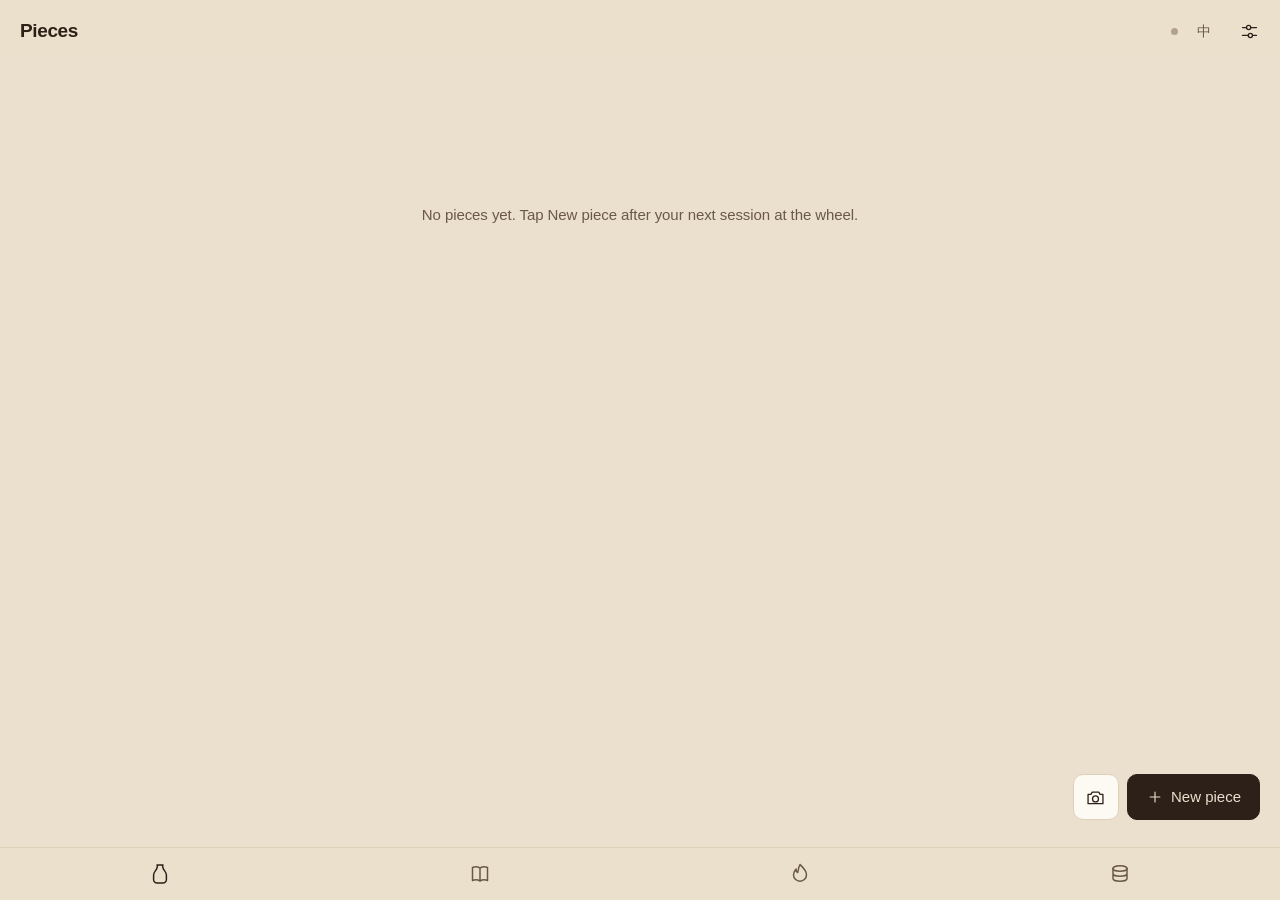
<file: index.html>
<!doctype html>
<html lang="en">
<head>
<meta charset="utf-8">
<meta name="viewport" content="width=device-width, initial-scale=1, maximum-scale=1, user-scalable=no, viewport-fit=cover">
<meta name="theme-color" content="#f5efe3" media="(prefers-color-scheme: light)">
<meta name="theme-color" content="#171614" media="(prefers-color-scheme: dark)">
<meta name="apple-mobile-web-app-capable" content="yes">
<meta name="apple-mobile-web-app-status-bar-style" content="default">
<meta name="apple-mobile-web-app-title" content="Clay Journal">
<title>Clay Journal</title>
<link rel="manifest" href="manifest.webmanifest">
<link rel="icon" href="icons/icon-192.png?v=1">
<link rel="apple-touch-icon" href="icons/icon-180.png?v=1">
<link rel="stylesheet" href="styles.css?v=43">
</head>
<body>
<header class="top">
  <button id="back" class="icon-btn" aria-label="Back" hidden><svg viewBox="0 0 24 24"><path d="M15 5l-7 7 7 7"/></svg></button>
  <h1 id="title">Clay Journal</h1>
  <span id="sync" class="sync local"></span>
  <button id="lang" class="lang">中</button>
  <button id="gear" class="icon-btn" aria-label="Settings"></button>
</header>
<main id="main"></main>
<nav id="tabs" class="tabs"></nav>
<div id="sheet" class="sheet" hidden></div>
<div id="toast" class="toast" hidden></div>
<script src="i18n.js?v=43"></script>
<script src="supabase-config.js?v=43"></script>
<script src="cloud.js?v=43"></script>
<script src="store.js?v=43"></script>
<script src="app.js?v=43"></script>
</body>
</html>
</file>
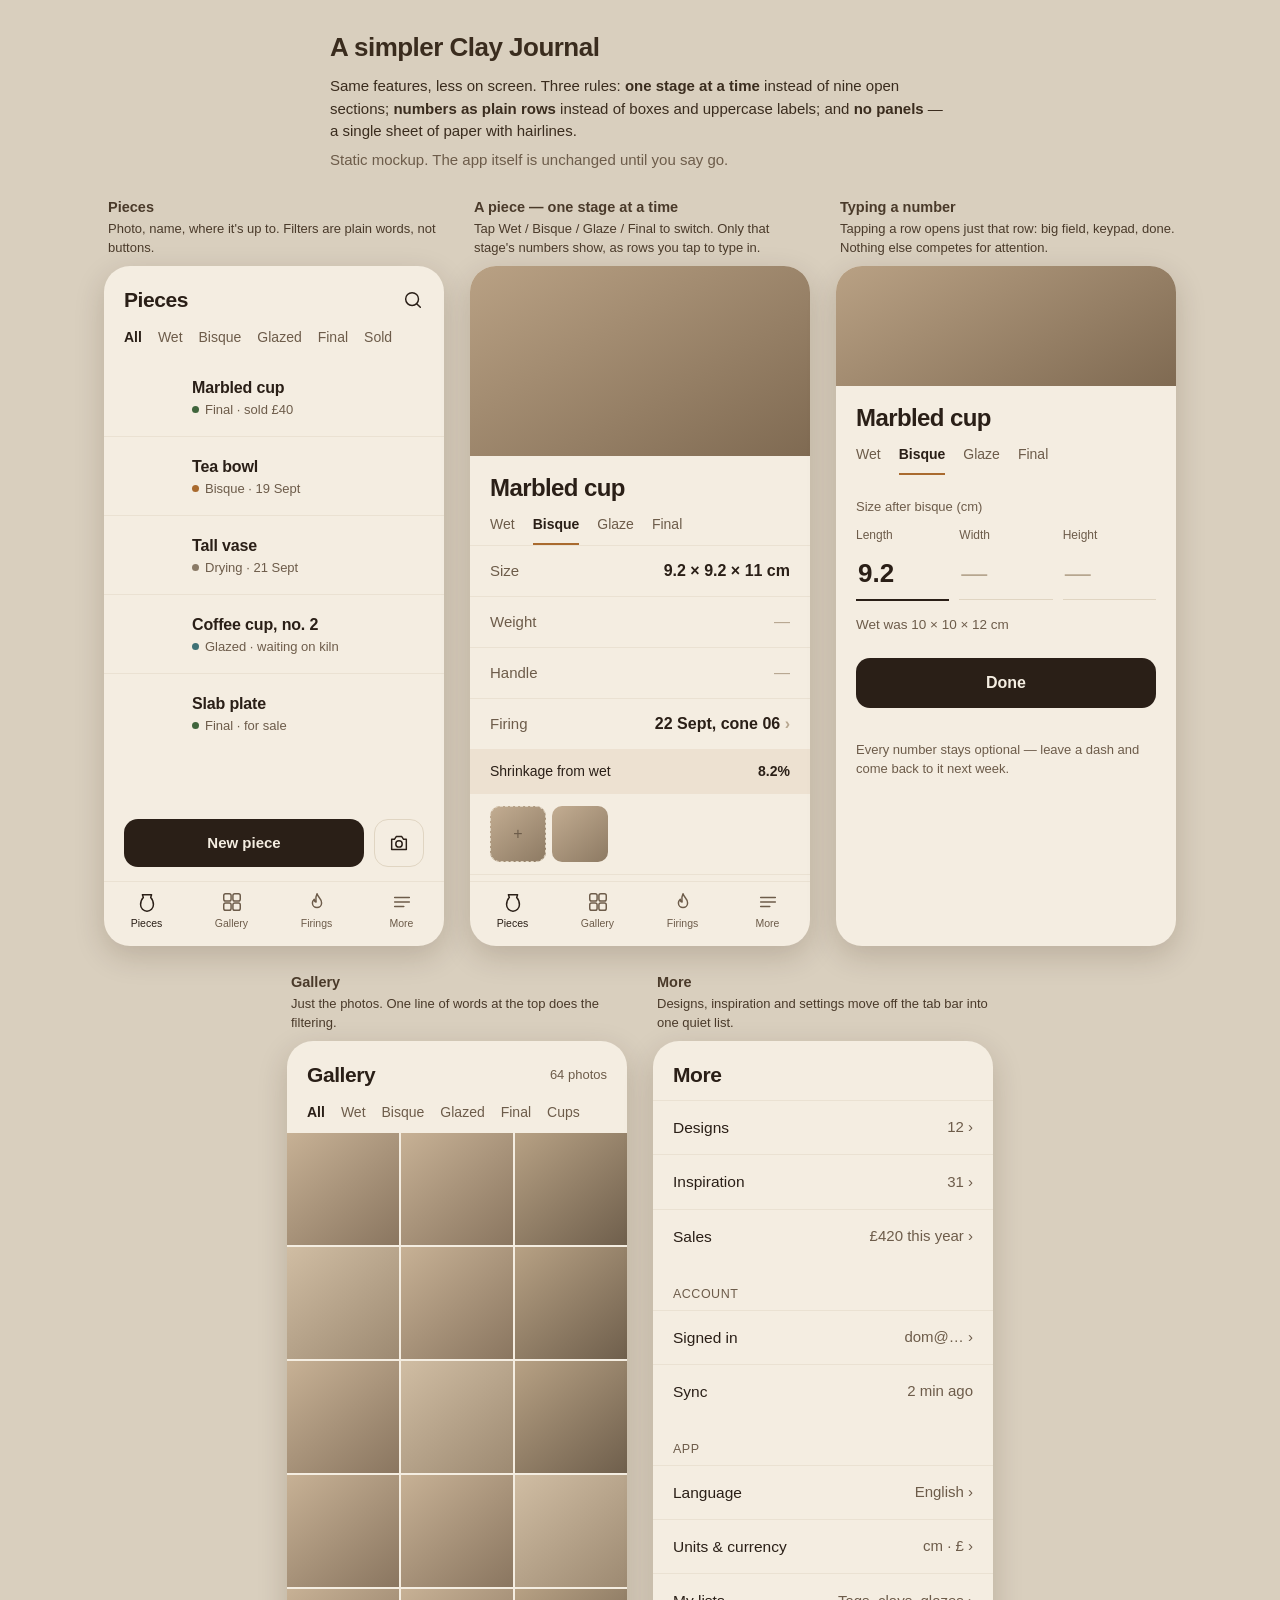
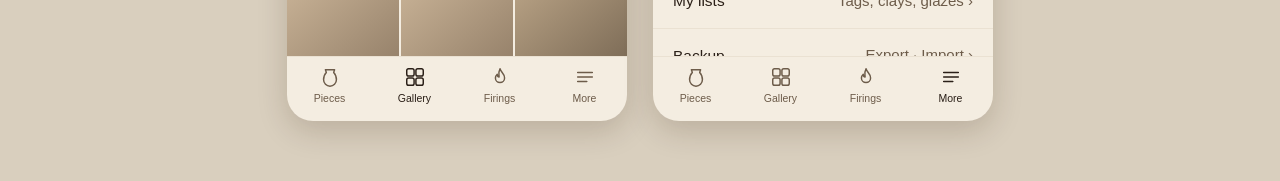
<file: mockup.html>
<!doctype html>
<html lang="en">
<head>
<meta charset="utf-8">
<meta name="viewport" content="width=device-width, initial-scale=1, viewport-fit=cover">
<title>Clay Journal — simpler design</title>
<style>
/* A mockup, not the app: static screens showing a simpler way to lay Clay Journal out.
   One idea runs through it — show one thing at a time, and let the numbers be the page. */
:root {
  --bg: #f4ede1; --ink: #2a1f17; --muted: #6d5c4a; --line: #e0d5c2; --hair: #eae1d2;
  --accent: #8a5228; --wet: #8a7a66; --bisque: #a96a2e; --glazed: #3f7175; --final: #40653c;
  --sans: -apple-system, BlinkMacSystemFont, "Segoe UI", "Helvetica Neue", "PingFang SC", sans-serif;
}
@media (prefers-color-scheme: dark) {
  :root:not([data-theme="light"]) { --bg: #16130f; --ink: #f2ece2; --muted: #b0a493; --line: #332d26; --hair: #262119; --accent: #dd9064; }
}
* { box-sizing: border-box; }
body { margin: 0; background: #d9cfbe; color: var(--ink); font: 16px/1.5 var(--sans); }
@media (prefers-color-scheme: dark) { body { background: #0c0a08; } }
.page { max-width: 1180px; margin: 0 auto; padding: 28px 16px 60px; }
.intro { max-width: 620px; margin: 0 auto 26px; color: #3a2c1e; }
@media (prefers-color-scheme: dark) { .intro { color: #e8e0d4; } }
.intro h1 { font-size: 26px; letter-spacing: -0.02em; margin: 0 0 8px; }
.intro p { margin: 6px 0; font-size: 15px; }
.screens { display: flex; flex-wrap: wrap; gap: 26px; justify-content: center; }
.frame { width: 340px; }
.cap { font-size: 13px; color: #4a3a2a; margin: 0 0 8px 4px; }
@media (prefers-color-scheme: dark) { .cap { color: #cdc2b2; } }
.cap b { display: block; font-size: 14.5px; color: inherit; }
.phone { background: var(--bg); border-radius: 26px; overflow: hidden; height: 680px; display: flex; flex-direction: column; box-shadow: 0 10px 30px rgba(50, 30, 10, .18); }
.scroll { flex: 1; overflow: hidden; }

/* ---- shared bits */
.top { display: flex; align-items: center; gap: 10px; padding: 18px 20px 10px; }
.top h2 { margin: 0; font-size: 21px; letter-spacing: -0.02em; font-weight: 600; flex: 1; }
.top .sub { font-size: 13px; color: var(--muted); }
.icon { width: 22px; height: 22px; fill: none; stroke: currentColor; stroke-width: 1.6; stroke-linecap: round; stroke-linejoin: round; }
.dim { color: var(--muted); }
.tabsline { display: flex; gap: 16px; padding: 2px 20px 10px; font-size: 14px; color: var(--muted); overflow: hidden; }
.tabsline b { color: var(--ink); font-weight: 600; }
.bar { margin-top: auto; display: flex; border-top: 1px solid var(--hair); padding: 9px 0 14px; }
.bar div { flex: 1; text-align: center; font-size: 10.5px; color: var(--muted); }
.bar div.on { color: var(--ink); }
.bar .icon { display: block; margin: 0 auto 3px; }

/* ---- list of pieces */
.row { display: flex; align-items: center; gap: 14px; padding: 12px 20px; }
.row + .row { border-top: 1px solid var(--hair); }
.ph { width: 54px; height: 54px; border-radius: 27px; flex: none; background: linear-gradient(140deg, #c9b49a, #9d8straight); }
.ph.a { background: linear-gradient(140deg, #cbb69b, #8e7characters); }
.t { flex: 1; min-width: 0; }
.t .n { font-weight: 550; letter-spacing: -0.01em; }
.t .s { font-size: 13px; color: var(--muted); display: flex; align-items: center; gap: 6px; }
.dot { width: 7px; height: 7px; border-radius: 50%; flex: none; }
.add { position: absolute; }
.fab { margin: 14px 20px; display: flex; gap: 10px; }
.fab .b { flex: 1; text-align: center; padding: 13px; border-radius: 14px; background: var(--ink); color: var(--bg); font-weight: 550; font-size: 15px; }
.fab .c { width: 50px; display: grid; place-items: center; border-radius: 14px; border: 1px solid var(--line); }

/* ---- a piece */
.hero { height: 190px; background: linear-gradient(150deg, #b9a184, #7f6a52); }
.pname { font-size: 24px; font-weight: 600; letter-spacing: -0.025em; padding: 14px 20px 2px; }
.stageline { display: flex; gap: 18px; padding: 6px 20px 0; font-size: 14px; color: var(--muted); }
.stageline span { padding-bottom: 8px; border-bottom: 2px solid transparent; }
.stageline span.on { color: var(--ink); font-weight: 600; border-color: var(--bisque); }
.entry { display: flex; align-items: baseline; gap: 12px; padding: 13px 20px; border-top: 1px solid var(--hair); }
.entry .k { color: var(--muted); font-size: 15px; flex: 1; }
.entry .v { font-size: 16px; font-weight: 550; }
.entry .v.empty { color: #b6a68f; font-weight: 400; }
.entry .chev { color: #b6a68f; }
.calc { display: flex; justify-content: space-between; padding: 12px 20px; background: rgba(169, 106, 46, .09); font-size: 14px; }
.calc b { font-weight: 600; }
.more { padding: 14px 20px; font-size: 15px; color: var(--accent); }
.strip { display: flex; gap: 6px; padding: 12px 20px; }
.strip i { width: 56px; height: 56px; border-radius: 10px; background: linear-gradient(140deg, #c3ad92, #8d7a63); display: block; }
.strip i.add { background: none; border: 1px dashed var(--line); display: grid; place-items: center; color: var(--muted); font-style: normal; }

/* ---- gallery */
.grid { display: grid; grid-template-columns: repeat(3, 1fr); gap: 2px; }
.grid i { aspect-ratio: 1; display: block; background: linear-gradient(140deg, #c7b195, #8a7660); }
.grid i:nth-child(3n) { background: linear-gradient(140deg, #b7a184, #6f5f4c); }
.grid i:nth-child(4n) { background: linear-gradient(140deg, #d0bda3, #9d8a72); }

/* ---- settings rows */
.srow { display: flex; align-items: center; gap: 12px; padding: 15px 20px; border-top: 1px solid var(--hair); font-size: 15.5px; }
.srow .v { margin-left: auto; color: var(--muted); font-size: 15px; }
.group { margin-top: 22px; }
.group .h { font-size: 12.5px; letter-spacing: .04em; text-transform: uppercase; color: var(--muted); padding: 0 20px 6px; }
.note { padding: 14px 20px; font-size: 13px; color: var(--muted); }
</style>
</head>
<body>
<div class="page">
  <div class="intro">
    <h1>A simpler Clay Journal</h1>
    <p>Same features, less on screen. Three rules: <b>one stage at a time</b> instead of nine open sections; <b>numbers as plain rows</b> instead of boxes and uppercase labels; and <b>no panels</b> — a single sheet of paper with hairlines.</p>
    <p class="dim">Static mockup. The app itself is unchanged until you say go.</p>
  </div>

  <div class="screens">

    <!-- 1. Pieces -->
    <div class="frame">
      <p class="cap"><b>Pieces</b>Photo, name, where it's up to. Filters are plain words, not buttons.</p>
      <div class="phone">
        <div class="scroll">
          <div class="top"><h2>Pieces</h2><svg class="icon" viewBox="0 0 24 24"><circle cx="11" cy="11" r="7"/><path d="M20 20l-4-4"/></svg></div>
          <div class="tabsline"><b>All</b><span>Wet</span><span>Bisque</span><span>Glazed</span><span>Final</span><span>Sold</span></div>
          <div class="row"><i class="ph"></i><div class="t"><div class="n">Marbled cup</div><div class="s"><i class="dot" style="background:var(--final)"></i>Final · sold £40</div></div></div>
          <div class="row"><i class="ph a"></i><div class="t"><div class="n">Tea bowl</div><div class="s"><i class="dot" style="background:var(--bisque)"></i>Bisque · 19 Sept</div></div></div>
          <div class="row"><i class="ph"></i><div class="t"><div class="n">Tall vase</div><div class="s"><i class="dot" style="background:var(--wet)"></i>Drying · 21 Sept</div></div></div>
          <div class="row"><i class="ph a"></i><div class="t"><div class="n">Coffee cup, no. 2</div><div class="s"><i class="dot" style="background:var(--glazed)"></i>Glazed · waiting on kiln</div></div></div>
          <div class="row"><i class="ph"></i><div class="t"><div class="n">Slab plate</div><div class="s"><i class="dot" style="background:var(--final)"></i>Final · for sale</div></div></div>
        </div>
        <div class="fab"><div class="b">New piece</div><div class="c"><svg class="icon" viewBox="0 0 24 24"><path d="M4 8h3l2-3h6l2 3h3v11H4z"/><circle cx="12" cy="13" r="3.5"/></svg></div></div>
        <div class="bar">
          <div class="on"><svg class="icon" viewBox="0 0 24 24"><path d="M7 4h10l-1 3c2 2 3 5 3 8a7 7 0 0 1-14 0c0-3 1-6 3-8z"/></svg>Pieces</div>
          <div><svg class="icon" viewBox="0 0 24 24"><rect x="3" y="3" width="8" height="8" rx="2"/><rect x="13" y="3" width="8" height="8" rx="2"/><rect x="3" y="13" width="8" height="8" rx="2"/><rect x="13" y="13" width="8" height="8" rx="2"/></svg>Gallery</div>
          <div><svg class="icon" viewBox="0 0 24 24"><path d="M12 3c1 4 5 5 5 10a5 5 0 0 1-10 0c0-2 1-3 2-4 0 2 1 3 2 3 0-3-1-5 1-9z"/></svg>Firings</div>
          <div><svg class="icon" viewBox="0 0 24 24"><path d="M4 7h16M4 12h16M4 17h10"/></svg>More</div>
        </div>
      </div>
    </div>

    <!-- 2. A piece -->
    <div class="frame">
      <p class="cap"><b>A piece — one stage at a time</b>Tap Wet / Bisque / Glaze / Final to switch. Only that stage's numbers show, as rows you tap to type in.</p>
      <div class="phone">
        <div class="scroll">
          <div class="hero"></div>
          <div class="pname">Marbled cup</div>
          <div class="stageline"><span>Wet</span><span class="on">Bisque</span><span>Glaze</span><span>Final</span></div>
          <div class="entry"><span class="k">Size</span><span class="v">9.2 × 9.2 × 11 cm</span></div>
          <div class="entry"><span class="k">Weight</span><span class="v empty">—</span></div>
          <div class="entry"><span class="k">Handle</span><span class="v empty">—</span></div>
          <div class="entry"><span class="k">Firing</span><span class="v">22 Sept, cone 06 <span class="chev">›</span></span></div>
          <div class="calc"><span>Shrinkage from wet</span><b>8.2%</b></div>
          <div class="strip"><i></i><i></i><i class="add">+</i></div>
          <div class="entry"><span class="k">Notes</span><span class="v empty">Add <span class="chev">›</span></span></div>
          <div class="more">Clay, tags, design, sales ›</div>
        </div>
        <div class="bar">
          <div class="on"><svg class="icon" viewBox="0 0 24 24"><path d="M7 4h10l-1 3c2 2 3 5 3 8a7 7 0 0 1-14 0c0-3 1-6 3-8z"/></svg>Pieces</div>
          <div><svg class="icon" viewBox="0 0 24 24"><rect x="3" y="3" width="8" height="8" rx="2"/><rect x="13" y="3" width="8" height="8" rx="2"/><rect x="3" y="13" width="8" height="8" rx="2"/><rect x="13" y="13" width="8" height="8" rx="2"/></svg>Gallery</div>
          <div><svg class="icon" viewBox="0 0 24 24"><path d="M12 3c1 4 5 5 5 10a5 5 0 0 1-10 0c0-2 1-3 2-4 0 2 1 3 2 3 0-3-1-5 1-9z"/></svg>Firings</div>
          <div><svg class="icon" viewBox="0 0 24 24"><path d="M4 7h16M4 12h16M4 17h10"/></svg>More</div>
        </div>
      </div>
    </div>

    <!-- 3. Editing one number -->
    <div class="frame">
      <p class="cap"><b>Typing a number</b>Tapping a row opens just that row: big field, keypad, done. Nothing else competes for attention.</p>
      <div class="phone">
        <div class="scroll">
          <div class="hero" style="height:120px"></div>
          <div class="pname">Marbled cup</div>
          <div class="stageline"><span>Wet</span><span class="on">Bisque</span><span>Glaze</span><span>Final</span></div>
          <div style="padding:22px 20px 4px">
            <div style="font-size:13px;color:var(--muted)">Size after bisque (cm)</div>
            <div style="display:flex;gap:10px;margin-top:10px">
              <div style="flex:1"><div style="font-size:12px;color:var(--muted);margin-bottom:4px">Length</div><div style="border-bottom:2px solid var(--ink);padding:6px 2px;font-size:26px;font-weight:600">9.2</div></div>
              <div style="flex:1"><div style="font-size:12px;color:var(--muted);margin-bottom:4px">Width</div><div style="border-bottom:1px solid var(--line);padding:6px 2px;font-size:26px;color:#b6a68f">—</div></div>
              <div style="flex:1"><div style="font-size:12px;color:var(--muted);margin-bottom:4px">Height</div><div style="border-bottom:1px solid var(--line);padding:6px 2px;font-size:26px;color:#b6a68f">—</div></div>
            </div>
            <div style="margin-top:14px;font-size:13.5px;color:var(--muted)">Wet was 10 × 10 × 12 cm</div>
          </div>
          <div style="margin:18px 20px;padding:13px;text-align:center;border-radius:14px;background:var(--ink);color:var(--bg);font-weight:550">Done</div>
          <div class="note">Every number stays optional — leave a dash and come back to it next week.</div>
        </div>
      </div>
    </div>

    <!-- 4. Gallery -->
    <div class="frame">
      <p class="cap"><b>Gallery</b>Just the photos. One line of words at the top does the filtering.</p>
      <div class="phone">
        <div class="scroll">
          <div class="top"><h2>Gallery</h2><span class="sub">64 photos</span></div>
          <div class="tabsline"><b>All</b><span>Wet</span><span>Bisque</span><span>Glazed</span><span>Final</span><span>Cups</span></div>
          <div class="grid"><i></i><i></i><i></i><i></i><i></i><i></i><i></i><i></i><i></i><i></i><i></i><i></i><i></i><i></i><i></i></div>
        </div>
        <div class="bar">
          <div><svg class="icon" viewBox="0 0 24 24"><path d="M7 4h10l-1 3c2 2 3 5 3 8a7 7 0 0 1-14 0c0-3 1-6 3-8z"/></svg>Pieces</div>
          <div class="on"><svg class="icon" viewBox="0 0 24 24"><rect x="3" y="3" width="8" height="8" rx="2"/><rect x="13" y="3" width="8" height="8" rx="2"/><rect x="3" y="13" width="8" height="8" rx="2"/><rect x="13" y="13" width="8" height="8" rx="2"/></svg>Gallery</div>
          <div><svg class="icon" viewBox="0 0 24 24"><path d="M12 3c1 4 5 5 5 10a5 5 0 0 1-10 0c0-2 1-3 2-4 0 2 1 3 2 3 0-3-1-5 1-9z"/></svg>Firings</div>
          <div><svg class="icon" viewBox="0 0 24 24"><path d="M4 7h16M4 12h16M4 17h10"/></svg>More</div>
        </div>
      </div>
    </div>

    <!-- 5. More -->
    <div class="frame">
      <p class="cap"><b>More</b>Designs, inspiration and settings move off the tab bar into one quiet list.</p>
      <div class="phone">
        <div class="scroll">
          <div class="top"><h2>More</h2></div>
          <div class="srow">Designs<span class="v">12 ›</span></div>
          <div class="srow">Inspiration<span class="v">31 ›</span></div>
          <div class="srow">Sales<span class="v">£420 this year ›</span></div>
          <div class="group"><div class="h">Account</div>
            <div class="srow">Signed in<span class="v">dom@… ›</span></div>
            <div class="srow">Sync<span class="v">2 min ago</span></div>
          </div>
          <div class="group"><div class="h">App</div>
            <div class="srow">Language<span class="v">English ›</span></div>
            <div class="srow">Units &amp; currency<span class="v">cm · £ ›</span></div>
            <div class="srow">My lists<span class="v">Tags, clays, glazes ›</span></div>
            <div class="srow">Backup<span class="v">Export · Import ›</span></div>
            <div class="srow">Version<span class="v">v8 · Update</span></div>
          </div>
        </div>
        <div class="bar">
          <div><svg class="icon" viewBox="0 0 24 24"><path d="M7 4h10l-1 3c2 2 3 5 3 8a7 7 0 0 1-14 0c0-3 1-6 3-8z"/></svg>Pieces</div>
          <div><svg class="icon" viewBox="0 0 24 24"><rect x="3" y="3" width="8" height="8" rx="2"/><rect x="13" y="3" width="8" height="8" rx="2"/><rect x="3" y="13" width="8" height="8" rx="2"/><rect x="13" y="13" width="8" height="8" rx="2"/></svg>Gallery</div>
          <div><svg class="icon" viewBox="0 0 24 24"><path d="M12 3c1 4 5 5 5 10a5 5 0 0 1-10 0c0-2 1-3 2-4 0 2 1 3 2 3 0-3-1-5 1-9z"/></svg>Firings</div>
          <div class="on"><svg class="icon" viewBox="0 0 24 24"><path d="M4 7h16M4 12h16M4 17h10"/></svg>More</div>
        </div>
      </div>
    </div>

  </div>
</div>
</body>
</html>
</file>
<file: styles.css>
/* Clay Journal, minimal: one quiet paper background, hairline rules, no shadows, no fills
 * except where something is chosen. Stage colours survive only as small dots and thin bars. */
:root {
  --bg: #ebe0cd; --card: #fdfaf4; --ink: #2c2018; --muted: #6a5947; --faint: #8b7862; --line: #ddd0b9; --soft: #f1e8d8;
  --accent: #8a5228; --accent-ink: #fff; --danger: #97321f;
  --wet: #8a7a66; --bisque: #a96a2e; --glazed: #3f7175; --final: #40653c;
  --ok: #40653c; --warn: #8f6512; --bad: #97321f;
  --radius: 10px;
  --sans: -apple-system, BlinkMacSystemFont, "Segoe UI", "Helvetica Neue", "PingFang SC", "Hiragino Sans GB", "Microsoft YaHei", sans-serif;
  color-scheme: light;
}
@media (prefers-color-scheme: dark) {
  :root:not([data-theme="light"]) {
    --bg: #13110f; --card: #211e1a; --ink: #f4efe6; --muted: #bcb0a2; --faint: #9c9083; --line: #37322c; --soft: #2a2622;
    --accent: #dd9064; --wet: #b0a597; --bisque: #dda775; --glazed: #7bb5ba; --final: #7cb089;
    color-scheme: dark;
  }
}
* { box-sizing: border-box; }
/* App feel: no pinch or double-tap zoom, no sideways panning, no rubber-band pull on the page. */
html, body { overflow-x: hidden; overscroll-behavior: none; touch-action: manipulation; }
html { -webkit-text-size-adjust: 100%; -webkit-tap-highlight-color: transparent; }
body {
  margin: 0; background: var(--bg); color: var(--ink);
  font: 16px/1.5 var(--sans); letter-spacing: -0.005em;
  padding-bottom: calc(68px + env(safe-area-inset-bottom));
}
body.sheet-open { overflow: hidden; }
svg { width: 21px; height: 21px; fill: none; stroke: currentColor; stroke-width: 1.5; stroke-linecap: round; stroke-linejoin: round; flex: none; }
a { color: inherit; text-decoration: none; }
[hidden] { display: none !important; }

/* header + tabs */
.top {
  position: sticky; top: 0; z-index: 10; display: flex; align-items: center; gap: 10px;
  padding: calc(12px + env(safe-area-inset-top)) 20px 12px; background: color-mix(in srgb, var(--bg) 90%, transparent);
  backdrop-filter: blur(12px); -webkit-backdrop-filter: blur(12px);
}
.top h1 { flex: 1; margin: 0; font: 550 19px/1.25 var(--sans); letter-spacing: -0.02em; white-space: nowrap; overflow: hidden; text-overflow: ellipsis; }
#back { margin-left: -10px; }
#gear { margin-right: -8px; }
#gear[aria-pressed="true"] { color: var(--accent); }
.lang { border: 0; background: none; color: var(--muted); min-width: 32px; height: 32px; font: inherit; font-size: 14px; font-weight: 500; cursor: pointer; }
.sync { width: 7px; height: 7px; border-radius: 50%; background: var(--line); }
.sync.ok { background: var(--ok); } .sync.syncing { background: var(--warn); animation: pulse 1s infinite alternate; }
.sync.error { background: var(--bad); } .sync.offline, .sync.local { background: var(--faint); opacity: .6; }
@keyframes pulse { to { opacity: .3; } }
.tabs {
  position: fixed; bottom: 0; left: 0; right: 0; z-index: 10; display: flex;
  background: color-mix(in srgb, var(--bg) 92%, transparent); backdrop-filter: blur(12px); -webkit-backdrop-filter: blur(12px);
  border-top: 1px solid var(--line); padding-bottom: env(safe-area-inset-bottom);
}
.tabs a { flex: 1; display: grid; place-items: center; padding: 14px 0; color: var(--muted); }
.tabs svg { width: 24px; height: 24px; }
.tabs a[aria-current="page"] { color: var(--ink); }

main { max-width: 720px; margin: 0 auto; }
/* Each block of related things sits on its own lighter panel, so the page reads in modules. */
.panel, .cards, .settings .fgroup, .filters {
  background: var(--card); border: 1px solid var(--line); border-radius: 12px; margin: 10px 20px; padding: 2px 14px;
}
.panel, .filters { padding: 14px; }
.panel > h3:first-child, .panel > .lbl:first-child, .panel > p:first-child { margin-top: 0; }
.panel > .btn:last-child, .panel > .row:last-child { margin-bottom: 0; }
.pad { padding: 8px 20px; }
.empty { color: var(--muted); text-align: center; padding: 48px 28px; margin: 0; font-size: 15px; }
.meta { color: var(--muted); font-size: 13.5px; }
.lbl { display: block; font-size: 13px; color: var(--muted); margin: 16px 0 6px; }
h3 { font: 550 15px/1.3 var(--sans); letter-spacing: -0.01em; margin: 30px 0 8px; }
.settings h3:first-child { margin-top: 4px; }

/* buttons */
.btn {
  display: inline-flex; align-items: center; justify-content: center; gap: 7px; min-height: 42px; padding: 0 16px;
  border-radius: var(--radius); border: 1px solid var(--line); background: transparent; color: var(--ink);
  font: inherit; font-size: 15px; font-weight: 500; cursor: pointer;
}
.btn svg { width: 18px; height: 18px; }
.btn.primary { background: var(--ink); border-color: var(--ink); color: var(--bg); }
.btn.ghost { border-color: transparent; color: var(--muted); }
.btn.danger { color: var(--danger); border-color: transparent; }
.btn.small { min-height: 34px; padding: 0 11px; font-size: 13.5px; }
.btn.wide { width: 100%; margin-top: 20px; }
.icon-btn { display: inline-grid; place-items: center; width: 38px; height: 38px; border: 0; background: none; color: var(--ink); border-radius: 50%; cursor: pointer; flex: none; }
.linkish { background: none; border: 0; color: var(--accent); font: inherit; font-size: 13.5px; padding: 8px 0; text-decoration: underline; text-underline-offset: 3px; }
.row { display: flex; gap: 8px; align-items: center; flex-wrap: wrap; margin: 8px 0; }
.row.between { justify-content: space-between; flex-wrap: nowrap; }
.row select { flex: 1; min-width: 0; }
.row select.unit { flex: none; }
.grid2 { display: grid; grid-template-columns: 1fr 1fr; gap: 10px; align-items: end; }

/* inputs */
input, select, textarea {
  width: 100%; font: inherit; font-size: 16px; color: var(--ink); background: transparent;
  border: 1px solid var(--line); border-radius: var(--radius); padding: 10px 12px; min-height: 42px;
}
textarea { resize: vertical; min-height: 76px; }
/* iOS gives date and time inputs an intrinsic width that ignores the box they're in,
   so they push past the right edge on a phone. Flatten them and let them shrink. */
input[type="date"], input[type="time"] {
  -webkit-appearance: none; appearance: none; min-width: 0; max-width: 100%; display: block; text-align: left;
}
input[type="date"]::-webkit-date-and-time-value { text-align: left; margin: 0; }
input[type="date"]::-webkit-calendar-picker-indicator { margin-left: auto; opacity: .45; }
.field, .grid2 > *, .row > * { min-width: 0; }
.grid2 > .field { margin: 0; }
input:focus, select:focus, textarea:focus { outline: none; border-color: var(--ink); }
.field { display: block; margin: 14px 0; }
.field > span { display: block; font-size: 13px; color: var(--muted); margin-bottom: 6px; }
.title-in { border: 0; background: transparent; font: 550 26px/1.2 var(--sans); letter-spacing: -0.025em; padding: 16px 20px 2px; }
.title-in::placeholder { color: var(--faint); }
.title-in:focus { outline: none; }
select.unit { width: auto; min-height: 34px; padding: 4px 8px; border-color: transparent; color: var(--muted); font-size: 14px; }
.dims { display: grid; grid-template-columns: repeat(3, 1fr); gap: 8px; }
.dims label { display: block; }
.dims label span { display: block; font-size: 12px; color: var(--muted); margin-bottom: 4px; white-space: nowrap; overflow: hidden; text-overflow: ellipsis; }

/* chips */
.chips { display: flex; flex-wrap: wrap; gap: 6px; }
.chips.scroll { flex-wrap: nowrap; overflow-x: auto; padding-bottom: 2px; scrollbar-width: none; }
.chips.scroll::-webkit-scrollbar { display: none; }
.chip {
  display: inline-flex; align-items: center; gap: 4px; min-height: 34px; padding: 0 12px; border-radius: var(--radius);
  border: 1px solid var(--line); background: var(--card); color: var(--ink); font: inherit; font-size: 14px; white-space: nowrap; cursor: pointer;
}
.chip[aria-pressed="true"], .chip.on:not(.listed) { background: var(--ink); border-color: var(--ink); color: var(--bg); }
.chip.add { min-width: 34px; justify-content: center; color: var(--faint); }
.chip.listed { color: var(--ink); }
.chip.listed button, .chip.on button { background: none; border: 0; color: var(--faint); font-size: 16px; line-height: 1; padding: 0 0 0 5px; cursor: pointer; }
.chip.oc-success[aria-pressed="true"] { background: var(--ok); border-color: var(--ok); color: #fff; }
.chip.oc-partial[aria-pressed="true"] { background: var(--warn); border-color: var(--warn); color: #fff; }
.chip.oc-failed[aria-pressed="true"] { background: var(--bad); border-color: var(--bad); color: #fff; }

/* pills: a small coloured dot and plain text, not a filled badge */
.pills { display: flex; gap: 12px; flex-wrap: wrap; margin-top: 5px; align-items: center; }
.pill { display: inline-flex; align-items: center; gap: 5px; font-size: 12.5px; font-weight: 500; color: var(--muted); white-space: nowrap; }
.pill::before { content: ""; width: 6px; height: 6px; border-radius: 50%; background: currentColor; flex: none; }
.st-wet { color: var(--wet); } .st-bisque { color: var(--bisque); }
.st-glazed { color: var(--glazed); } .st-final { color: var(--final); }
.oc-success { color: var(--ok); } .oc-partial { color: var(--warn); } .oc-failed { color: var(--bad); }
.pill.sale, .pill.sold { color: var(--accent); }
.ds-concept { color: var(--muted); } .ds-attempted { color: var(--bisque); } .ds-completed { color: var(--final); }
/* on a photo, the pill sits on the image: give it a dark plate to stay readable */
.ph .pill, .g-item .pill, .tile .pill {
  position: absolute; left: 6px; bottom: 6px; font-size: 11px; color: #fff;
  background: rgba(20, 16, 12, .55); padding: 2px 7px 2px 6px; border-radius: 999px; backdrop-filter: blur(2px);
}
.ph .pill::before, .g-item .pill::before, .tile .pill::before { width: 5px; height: 5px; }
.ph .st-wet::before, .g-item .st-wet::before, .tile .st-wet::before { background: var(--wet); }
.ph .st-bisque::before, .g-item .st-bisque::before, .tile .st-bisque::before { background: var(--bisque); }
.ph .st-glazed::before, .g-item .st-glazed::before, .tile .st-glazed::before { background: var(--glazed); }
.ph .st-final::before, .g-item .st-final::before, .tile .st-final::before { background: var(--final); }
.tile .ds-concept::before { background: var(--faint); } .tile .ds-attempted::before { background: var(--bisque); } .tile .ds-completed::before { background: var(--final); }

/* lists */
.swipe { position: relative; overflow: hidden; }
.swipe + .swipe .card { border-top: 0; }
.swipe .card { background: var(--card); transition: transform .18s ease; touch-action: pan-y; position: relative; z-index: 1; }
.swipe.open .card { box-shadow: -6px 0 12px -8px rgba(40, 24, 10, .35); }
.swipe.dragging .card { transition: none; }
.swipe.open .card { transform: translateX(-92px); }
.swipe-del {
  position: absolute; top: 4px; right: 0; bottom: 4px; width: 88px; border: 0; z-index: 0; border-radius: var(--radius);
  background: color-mix(in srgb, var(--danger) 14%, var(--card)); color: var(--danger);
  display: flex; flex-direction: column; align-items: center; justify-content: center; gap: 3px;
  font: inherit; font-size: 12px; font-weight: 550; cursor: pointer;
}
.swipe-del svg { width: 19px; height: 19px; }
.swipe.open .swipe-del { background: var(--danger); color: #fff; }
.toolbar { display: flex; flex-direction: column; gap: 8px; padding: 4px 20px 2px; }
.search { display: flex; align-items: center; gap: 8px; padding: 0 12px; border: 1px solid var(--line); border-radius: var(--radius); background: var(--card); color: var(--muted); }
.search input { border: 0; background: none; padding: 10px 0; }
.search input:focus { outline: none; }
.wordtabs { display: flex; gap: 16px; overflow-x: auto; scrollbar-width: none; padding: 2px 0; }
.wordtabs::-webkit-scrollbar { display: none; }
.wordtabs button { border: 0; background: none; padding: 4px 0; font: inherit; font-size: 14.5px; color: var(--muted); white-space: nowrap; cursor: pointer; }
.wordtabs button[aria-pressed="true"] { color: var(--ink); font-weight: 600; }
.rows { background: var(--card); border: 1px solid var(--line); border-radius: 12px; margin: 10px 20px; }
.srow { display: flex; align-items: center; gap: 12px; padding: 14px 16px; font-size: 15.5px; color: inherit; }
.srow + .srow { border-top: 1px solid var(--line); }
.srow .v { margin-left: auto; display: flex; align-items: center; gap: 4px; color: var(--muted); font-size: 15px; }
.srow .v svg { width: 16px; height: 16px; color: var(--faint); }
.cards { display: flex; flex-direction: column; }
.editor .cards, .sheet .cards { margin: 10px 0; }
.card {
  position: relative; display: flex; gap: 14px; align-items: center; background: transparent; border: 0;
  border-bottom: 1px solid var(--line); border-radius: 0; padding: 12px 0; text-align: left; font: inherit; color: inherit; width: 100%;
}
.cards .card:last-child { border-bottom: 0; }
.card-body { flex: 1; min-width: 0; }
.card-body .meta { display: flex; align-items: center; gap: 7px; }
.card-body .meta .dot { width: 7px; height: 7px; border-radius: 50%; flex: none; background: currentColor; }
.meta .dot.st-wet { background: var(--wet); } .meta .dot.st-bisque { background: var(--bisque); }
.meta .dot.st-glazed { background: var(--glazed); } .meta .dot.st-final { background: var(--final); }
.card-title { font-weight: 550; letter-spacing: -0.01em; white-space: nowrap; overflow: hidden; text-overflow: ellipsis; }
.card.pick { cursor: pointer; }
.card.picked .card-title { color: var(--accent); }
.check { width: 22px; height: 22px; border-radius: 50%; border: 1px solid var(--line); display: grid; place-items: center; font-style: normal; font-size: 13px; color: var(--bg); flex: none; }
.picked .check { background: var(--ink); border-color: var(--ink); }
.cover-link { position: absolute; inset: 0; z-index: 0; }
.card .icon-btn, .mini .icon-btn { position: relative; z-index: 1; }
img, .ph-empty { display: block; background: var(--soft); object-fit: cover; }
img.missing { background: repeating-linear-gradient(45deg, var(--soft), var(--soft) 6px, var(--line) 6px, var(--line) 12px); }
.thumb { width: 58px; height: 58px; border-radius: 10px; flex: none; }
.slim .thumb { width: 46px; height: 46px; }
.stack { display: flex; }
.tiny { width: 30px; height: 30px; border-radius: 6px; border: 2px solid var(--bg); margin-left: -9px; }
.fab { position: fixed; right: 20px; bottom: calc(80px + env(safe-area-inset-bottom)); z-index: 5; display: flex; gap: 8px; align-items: center; }
.fab .btn { min-height: 46px; padding: 0 18px; }
.fab-cam { display: grid; place-items: center; width: 46px; height: 46px; border-radius: var(--radius); background: var(--card); border: 1px solid var(--line); color: var(--ink); cursor: pointer; }
.cards:last-of-type, .gallery, .tiles { margin-bottom: 78px; }
.editor .cards, .sheet .cards, .sheet .tiles { margin-bottom: 0; }

/* piece editor */
.hero { position: relative; background: var(--soft); aspect-ratio: 4 / 3; max-height: 44vh; width: 100%; overflow: hidden; cursor: pointer; }
.hero-img { width: 100%; height: 100%; }
.hero-img.contain { object-fit: contain; background: var(--soft); }
.hero-add { position: absolute; inset: 0; display: flex; flex-direction: column; align-items: center; justify-content: center; gap: 8px; color: var(--ink); font-size: 14px; font-weight: 500; cursor: pointer; }
.hero-add svg { width: 30px; height: 30px; }
.hero-actions { position: absolute; right: 12px; bottom: 12px; display: flex; gap: 8px; }
.hero-actions .btn { background: color-mix(in srgb, var(--bg) 88%, transparent); backdrop-filter: blur(6px); }
.hero:has(.hero-actions):not(:has(img)) { aspect-ratio: 4 / 1; background: none; }
.ptabs { display: flex; gap: 18px; overflow-x: auto; scrollbar-width: none; padding: 4px 20px 0; margin-bottom: 10px; border-bottom: 1px solid var(--line); }
.ptabs::-webkit-scrollbar { display: none; }
.ptabs button {
  display: flex; align-items: center; gap: 5px; border: 0; background: none; padding: 8px 0 10px; margin-bottom: -1px;
  font: inherit; font-size: 15px; color: var(--muted); white-space: nowrap; cursor: pointer; border-bottom: 2px solid transparent;
}
.ptabs button[aria-pressed="true"] { color: var(--ink); font-weight: 600; border-bottom-color: var(--ink); }
.ptabs .dot { width: 6px; height: 6px; border-radius: 50%; background: currentColor; }
.ptabs .dot.st-wet { background: var(--wet); } .ptabs .dot.st-bisque { background: var(--bisque); }
.ptabs .dot.st-glazed { background: var(--glazed); } .ptabs .dot.st-final { background: var(--final); }
.ptabs .dot.st-design, .ptabs .dot.st-sales { background: var(--accent); }
.tabbody { padding: 0 20px 6px; min-height: 100vh; }   /* a shorter tab doesn't pull the page up under you */
.tabbody > .field:first-child, .tabbody > .lbl:first-child { margin-top: 0; }
.photos { border-top: 1px solid var(--line); margin: 18px 20px 0; padding-top: 14px; }
.ph.add { display: grid; place-items: center; border: 1px dashed var(--line); color: var(--muted); }
.ph-stage { display: flex; align-items: center; gap: 10px; flex-wrap: wrap; margin-top: 6px; }
.ph-stage > span { font-size: 13px; color: var(--muted); }
.stages { display: flex; gap: 5px; padding: 10px 20px 14px; }
.stages span { flex: 1; text-align: center; font-size: 11px; color: var(--muted); padding-top: 8px; border-top: 2px solid var(--line); }
.stages span.on:nth-child(1) { border-color: var(--wet); color: var(--ink); } .stages span.on:nth-child(2) { border-color: var(--bisque); color: var(--ink); }
.stages span.on:nth-child(3) { border-color: var(--glazed); color: var(--ink); } .stages span.on:nth-child(4) { border-color: var(--final); color: var(--ink); }
.sec summary { display: flex; align-items: baseline; gap: 10px; padding: 15px 0; cursor: pointer; list-style: none; font: 600 15px/1.3 var(--sans); letter-spacing: -0.01em; }
.sec summary > span { flex: none; }
.sec summary::-webkit-details-marker { display: none; }
.sec summary::after { content: ""; margin-left: auto; width: 7px; height: 7px; border-right: 1.5px solid var(--faint); border-bottom: 1.5px solid var(--faint); transform: rotate(-45deg); transition: transform .15s; align-self: center; }
.sec[open] summary::after { transform: rotate(45deg); }
.sec summary em { font-size: 13px; font-style: normal; color: var(--muted); font-weight: 400; overflow: hidden; white-space: nowrap; text-overflow: ellipsis; min-width: 0; }
.sec-body { padding: 0 0 16px; }
.sec-body > .field:first-child, .sec-body > .lbl:first-child { margin-top: 0; }
.sub { margin: 16px 0; border: 1px solid var(--line); border-radius: var(--radius); background: var(--soft); }
.sub summary { padding: 11px 12px; cursor: pointer; list-style: none; font-size: 13.5px; font-weight: 500; color: var(--ink); display: flex; align-items: center; }
.sub summary::-webkit-details-marker { display: none; }
.sub summary::after { content: ""; margin-left: auto; width: 6px; height: 6px; border-right: 1.5px solid var(--faint); border-bottom: 1.5px solid var(--faint); transform: rotate(-45deg); transition: transform .15s; }
.sub[open] summary::after { transform: rotate(45deg); }
.sub[open] summary { color: var(--ink); }
.sub-body { padding: 0 12px 14px; }
.sub-body .field:first-child { margin-top: 0; }
.sub-body input, .sub-body select, .sub-body textarea, .sub-body .calc { background: var(--card); }
.calc { display: flex; flex-wrap: wrap; justify-content: space-between; gap: 2px 12px; align-items: baseline; margin: 12px 0; padding: 11px 13px; background: var(--soft); border-radius: var(--radius); font-size: 13.5px; color: var(--muted); }
.calc b { margin-left: auto; text-align: right; font-weight: 600; color: var(--ink); }
.sub-body .calc { margin-bottom: 0; }
.clay-row { display: grid; grid-template-columns: 1fr 88px 38px; gap: 8px; margin-bottom: 8px; align-items: center; }
.ph-grid { display: grid; grid-template-columns: repeat(auto-fill, minmax(92px, 1fr)); gap: 5px; margin-bottom: 8px; }
.ph { position: relative; padding: 0; border: 0; background: none; aspect-ratio: 1; border-radius: 8px; overflow: hidden; cursor: pointer; }
.ph img { width: 100%; height: 100%; }
.ph .star { position: absolute; right: 6px; top: 4px; color: #fff; font-style: normal; font-size: 13px; text-shadow: 0 1px 3px rgba(0, 0, 0, .7); }
.ph .dot { position: absolute; right: 7px; bottom: 7px; width: 7px; height: 7px; border-radius: 50%; background: var(--warn); box-shadow: 0 0 0 2px rgba(255, 255, 255, .8); }
.mini-grid { display: flex; flex-wrap: wrap; gap: 8px; }
.mini { position: relative; width: 70px; height: 70px; border-radius: 8px; overflow: hidden; }
.mini img, .mini .ph-empty { width: 100%; height: 100%; }
.mini.add { display: grid; place-items: center; border: 1px solid var(--line); background: none; color: var(--faint); cursor: pointer; }
.mini .over { position: absolute; top: 0; right: 0; width: 28px; height: 28px; background: rgba(20, 16, 12, .5); color: #fff; border-radius: 0 0 0 8px; }
.mini .over svg { width: 15px; height: 15px; }

.item { border: 1px solid var(--line); border-radius: var(--radius); padding: 10px 12px; margin-bottom: 8px; background: var(--card); }
.item-top { display: flex; gap: 8px; align-items: center; }
.item-top select { flex: 1; min-width: 0; }
.item-num { display: grid; grid-template-columns: 1fr 1fr; gap: 8px; margin-top: 8px; }
.item-num span { display: block; font-size: 12px; color: var(--muted); margin-bottom: 4px; }
.item .rate { margin-top: 6px; }
.costs { margin: 4px 0 14px; }
.costrow { display: flex; align-items: baseline; gap: 12px; padding: 11px 0; border-bottom: 1px solid var(--line); font-size: 15px; }
.costrow i { font-style: normal; font-size: 12.5px; color: var(--faint); }
.costrow b { margin-left: auto; font-weight: 550; }
.costrow.total { border-bottom: 0; font-weight: 600; }
.costrow.total b { font-size: 17px; }
.card > b { margin-left: auto; font-weight: 550; }
.dims { grid-template-columns: repeat(auto-fit, minmax(84px, 1fr)); }

/* the wall of pieces */
.pgrid { display: grid; grid-template-columns: repeat(2, 1fr); gap: 3px; padding: 6px 3px; }
.pgrid.titled { gap: 14px 10px; padding: 8px 20px; }
.ptile { display: block; }
.ptile .shot { position: relative; display: block; aspect-ratio: 1; overflow: hidden; background: var(--soft); }
.pgrid.titled .ptile .shot { border-radius: 10px; }
.ptile img, .ptile .ph-empty { width: 100%; height: 100%; }
.ptile .pill { position: absolute; left: 6px; bottom: 6px; font-size: 11px; color: #fff; background: rgba(20, 16, 12, .55); padding: 2px 7px 2px 6px; border-radius: 999px; }
.ptile .sold { position: absolute; right: 6px; top: 6px; font-style: normal; font-size: 11px; font-weight: 600; color: #fff; background: rgba(20, 16, 12, .55); padding: 2px 7px; border-radius: 999px; }
.ptile .cap { display: block; padding: 7px 2px 0; }
.ptile .cap b { display: block; font-size: 14.5px; font-weight: 550; letter-spacing: -0.01em; white-space: nowrap; overflow: hidden; text-overflow: ellipsis; }
.ptile .cap i { font-style: normal; font-size: 12.5px; color: var(--muted); }
.viewtoggle { margin: 0; gap: 2px; }
.viewtoggle .icon-btn[aria-pressed="true"] { color: var(--accent); }
.pgrid { margin-bottom: 78px; }

/* gallery + tiles */
.filters .fgroup:last-child { margin-bottom: 0; }
.filters .lbl { margin-top: 0; }
.fgroup { margin-bottom: 10px; }
.toolbar .row.between { margin: 0; }
.gallery { display: grid; grid-template-columns: repeat(auto-fill, minmax(112px, 1fr)); gap: 2px; padding: 6px 2px; }
.g-item { position: relative; aspect-ratio: 1; padding: 0; border: 0; background: none; cursor: pointer; overflow: hidden; }
.g-item img { width: 100%; height: 100%; }
.seg { display: flex; gap: 20px; margin: 4px 20px; border-bottom: 1px solid var(--line); }
.settings .seg { margin: 0; }
.settings .panel, .settings .rows { margin: 8px 0; }
.settings > .chips { margin: 8px 0 4px; }
.settings .chip svg { width: 15px; height: 15px; color: var(--faint); }
.settings .fgroup { padding: 12px 14px; margin: 8px 0; }
.settings .fgroup .lbl { margin-top: 0; }
.seg button { border: 0; background: none; padding: 10px 0; font: inherit; font-size: 14.5px; color: var(--muted); cursor: pointer; border-bottom: 1.5px solid transparent; margin-bottom: -1px; }
.seg button[aria-pressed="true"] { color: var(--ink); border-bottom-color: var(--ink); }
.tiles { display: grid; grid-template-columns: repeat(auto-fill, minmax(150px, 1fr)); gap: 8px; padding: 12px 20px; }
.tile { position: relative; aspect-ratio: 1; border-radius: 8px; overflow: hidden; background: var(--soft); border: 0; padding: 0; cursor: pointer; font: inherit; color: inherit; text-align: left; }
.tile img { width: 100%; height: 100%; }
.tile-text { padding: 14px; font-size: 14px; line-height: 1.45; color: var(--ink); height: 100%; overflow: hidden; }
.tile.picked { outline: 2px solid var(--ink); outline-offset: -2px; }

/* sheet */
.sheet { position: fixed; inset: 0; z-index: 30; display: flex; align-items: flex-end; justify-content: center; }
.sheet-back { position: absolute; inset: 0; background: rgba(18, 14, 10, .45); }
.sheet-card {
  position: relative; width: 100%; max-width: 720px; max-height: 92vh; overflow-y: auto; background: var(--bg);
  border-radius: 16px 16px 0 0; padding: 16px 20px calc(20px + env(safe-area-inset-bottom));
}
.sheet-card h3 { margin-top: 2px; }
.sheet .close { position: absolute; right: 10px; top: 10px; z-index: 2; color: #fff; }
.sheet-card:not(:has(.big)) .close { color: var(--muted); }
.big { margin: -16px -20px 10px; background: #100e0c; }
.big-img { width: 100%; max-height: 58vh; object-fit: contain; background: #100e0c; }

.auth input { margin-bottom: 8px; }
.ver { text-align: center; margin-top: 30px; color: var(--faint); }
.toast {
  position: fixed; left: 50%; transform: translateX(-50%); bottom: calc(88px + env(safe-area-inset-bottom)); z-index: 40;
  background: var(--ink); color: var(--bg); padding: 10px 16px; border-radius: var(--radius); font-size: 14px; max-width: calc(100% - 40px); text-align: center;
}
.editor { padding-bottom: 24px; }
.editor > .btn.danger { width: calc(100% - 40px); margin: 16px 20px 0; }

/* Holding a photo or a tile opens a menu, so the phone's own image/link menu must stay out of the way. */
img, [data-hold] { -webkit-touch-callout: none; -webkit-user-select: none; user-select: none; }
.menu-head { display: flex; align-items: center; gap: 12px; margin: 2px 40px 14px 0; font-weight: 550; min-width: 0; }
.menu-head span { overflow: hidden; text-overflow: ellipsis; white-space: nowrap; }
.menu-img { width: 64px; height: 64px; border-radius: 10px; flex: none; }
.menu { display: flex; flex-direction: column; gap: 8px; }
.menu .btn { justify-content: center; margin: 0; }

/* the category tags under the stage words on Pieces */
.tagfilter { gap: 5px; }
.tagfilter .chip { min-height: 28px; padding: 0 10px; font-size: 13px; border-radius: 999px; }

/* Firings and orders: every one is its own box on the page background. */
.cards.boxes { background: none; border: 0; padding: 0; gap: 10px; }
.cards.boxes .card { background: var(--card); border: 1px solid var(--line); border-radius: 12px; padding: 12px 14px; min-height: 72px; }
.cards.boxes .card:last-child { border-bottom: 1px solid var(--line); }
.cards.boxes .swipe { border-radius: 12px; }
.cards.boxes .swipe-del { top: 0; bottom: 0; }
.card.firing { align-items: stretch; padding: 10px 10px 10px 14px; }
.card.firing .card-body { align-self: center; }
.card.firing .card-title { white-space: normal; }
.fphotos { display: grid; grid-template-columns: 84px; grid-auto-flow: column; grid-template-rows: 40px 40px; gap: 4px; flex: none; }
.fphotos.two { grid-template-columns: 84px 84px; }
.fphotos.more { grid-template-columns: 84px 40px; }
.fphotos > * { position: relative; border-radius: 8px; overflow: hidden; }
.fphotos > :first-child { grid-row: span 2; }
.fphotos.two > * { grid-row: span 2; }
.fphotos img, .fphotos .ph-empty { width: 100%; height: 100%; }
.fphotos i { position: absolute; inset: 0; display: grid; place-items: center; font-style: normal; font-size: 13px; font-weight: 600; color: #fff; background: rgba(20, 16, 12, .5); }

/* how a piece's cost is worked out */
.bd-top { display: flex; align-items: center; gap: 12px; margin: 12px 20px 4px; }
.bd-top span { display: flex; flex-direction: column; min-width: 0; }
.bd-top b { font-weight: 600; white-space: nowrap; overflow: hidden; text-overflow: ellipsis; }
.bd-top i { font-style: normal; font-size: 13px; color: var(--accent); }
.bd-head { display: flex; justify-content: space-between; align-items: baseline; font-weight: 600; font-size: 16px; margin-bottom: 4px; }
.bd-row { display: flex; justify-content: space-between; align-items: baseline; gap: 12px; padding: 7px 0; font-size: 14.5px; }
.bd-row span { color: var(--muted); }
.bd-row b { font-weight: 550; white-space: nowrap; }
.bd-row.sum { border-top: 1px solid var(--line); margin-top: 4px; padding-top: 10px; font-size: 16px; }
.bd-row.sum span { color: var(--ink); font-weight: 600; }
.bd-note { margin: -4px 0 6px; font-size: 12.5px; }
.bd-src { background: var(--soft); border-radius: var(--radius); padding: 8px 11px; margin: 2px 0 8px; font-size: 13px; color: var(--muted); }
.bd-src .lbl { margin: 0 0 3px; }
.bd-fire { padding: 4px 0; }
.bd-fire + .bd-fire { border-top: 1px solid var(--line); margin-top: 4px; padding-top: 8px; }
.bd-link { display: block; font-size: 14px; font-weight: 550; padding: 2px 0; }
.bd .field { margin-top: 6px; }
.costs .how { margin-top: 8px; }
.cards.boxes .card.piece { padding: 10px 12px; }
.glz { background: var(--soft); }
.glz .sub-body { padding-top: 12px; }
.glz-head { display: flex; justify-content: space-between; font-size: 15px; }
.glz .field { margin: 10px 0; }
.glz .meta { font-size: 12.5px; margin: 4px 0; }
.bd-row i { font-style: normal; font-size: 12px; color: var(--faint); }
.bd-row i.typed { color: var(--accent); }

/* the studio: what's waiting there, drop-off groups, a piece's trips */
.waiting .row { margin: 0 0 8px; }
.wait-list { display: flex; flex-direction: column; }
.wait { display: flex; align-items: center; gap: 12px; padding: 7px 0; }
.wait + .wait { border-top: 1px solid var(--line); }
.wait .thumb { width: 44px; height: 44px; }
.wait span { display: flex; flex-direction: column; min-width: 0; }
.wait b { font-weight: 550; font-size: 15px; white-space: nowrap; overflow: hidden; text-overflow: ellipsis; }
.wait i { font-style: normal; font-size: 12.5px; color: var(--muted); }
.tgroup { border-top: 1px solid var(--line); margin-top: 14px; padding-top: 4px; }
.tgroup .field { margin: 8px 0 6px; }
.cones { margin-bottom: 8px; }
.cones .chip { min-height: 28px; padding: 0 10px; font-size: 13px; border-radius: 999px; }
.prices { display: block; text-align: left; margin: -6px 0 4px; font-size: 13px; }
.tripfee { margin: 14px 0; }
.tripfee .field:first-child { margin-top: 0; }
.hist { margin: 14px 0; padding: 10px 12px; background: var(--soft); border-radius: var(--radius); font-size: 13.5px; }
.hist-row { display: flex; flex-wrap: wrap; justify-content: space-between; gap: 2px 12px; padding: 3px 0; }
.hist-row a { color: var(--ink); }
.hist-row i { font-style: normal; color: var(--accent); }
.fab .btn:not(.primary) { background: var(--card); }

/* Greenware: clay first, then the measurements under their own small tabs */
.tabbody > .lbl.first { margin-top: 0; }
.measure { margin: 16px 0; border: 1px solid var(--line); border-radius: var(--radius); background: var(--card); padding: 4px 12px 12px; }
.subtabs-row { margin: 0 0 4px; border-bottom: 1px solid var(--line); }
.subtabs { display: flex; gap: 16px; overflow-x: auto; scrollbar-width: none; border-bottom: 1px solid var(--line); margin-bottom: 4px; }
.subtabs button { display: flex; align-items: center; gap: 4px; border: 0; background: none; padding: 10px 0 9px; margin-bottom: -1px; font: inherit; font-size: 14px; color: var(--muted); white-space: nowrap; cursor: pointer; border-bottom: 2px solid transparent; }
.subtabs button[aria-pressed="true"] { color: var(--ink); font-weight: 600; border-bottom-color: var(--ink); }
.subtabs .dot { width: 5px; height: 5px; border-radius: 50%; background: var(--wet); }
.shape-row { margin: 16px 0 6px; }
.shape-row .lbl { margin: 0; }
.shape-row .unit { width: auto; padding: 4px 8px; }
.measure .field:first-of-type { margin-top: 10px; }

/* square photos: the piece's main photo, and the crop step before a photo is saved */
.hero.sq { aspect-ratio: 1; max-height: none; }
.crop { position: fixed; inset: 0; z-index: 60; background: #100e0c; color: #f4efe6; display: flex; flex-direction: column; align-items: center; justify-content: center; gap: 16px; padding: 16px; }
.crop-frame { position: relative; width: min(100%, 70vh); aspect-ratio: 1; overflow: hidden; touch-action: none; outline: 2px solid rgba(255, 255, 255, .85); cursor: grab; }
.crop-frame img { position: absolute; left: 0; top: 0; max-width: none; height: auto; background: none; user-select: none; -webkit-user-drag: none; }
.crop-zoom { width: min(100%, 70vh); accent-color: #f4efe6; }
.crop p { margin: 0; font-size: 13px; color: #bcb0a2; }
.crop-btns { display: flex; gap: 10px; width: min(100%, 70vh); }
.crop-btns .btn { flex: 1; justify-content: center; }
.crop-btns .btn:not(.primary) { background: transparent; color: #f4efe6; border-color: #4a433b; }
.crop-btns .btn.primary { background: #f4efe6; color: #100e0c; border-color: #f4efe6; }
.menu .grid2 .btn { justify-content: center; }
.menu .lbl { margin: 4px 0 0; }
.ph-hint { margin: 0 0 6px; font-size: 12.5px; }

/* the library */
.libkinds { gap: 6px; }
.libkinds .chip { min-height: 32px; border-radius: 999px; }
.pad-x { padding: 0 20px; }
.tiles:has(+ .lbl) { margin-bottom: 0; }
.tile.lib { display: flex; flex-direction: column; }
.tile.lib img, .tile.lib .swatch { flex: 1; min-height: 0; width: 100%; }
.tile.lib .swatch { display: block; background: repeating-linear-gradient(45deg, var(--soft), var(--soft) 8px, var(--line) 8px, var(--line) 16px); }
.tile-cap { display: block; padding: 7px 9px 8px; background: var(--card); text-align: left; }
.tile-cap b { display: -webkit-box; -webkit-line-clamp: 2; -webkit-box-orient: vertical; font-size: 14px; font-weight: 550; line-height: 1.3; overflow: hidden; }
.tile-cap i { display: block; font-style: normal; font-size: 12px; color: var(--muted); }
.lib-title { margin: 16px 0 4px; font-size: 22px; letter-spacing: -0.01em; }
.color-row { align-items: center; gap: 12px; }
.color-row input[type="color"] { width: 54px; height: 40px; padding: 2px; border-radius: var(--radius); border: 1px solid var(--line); background: var(--card); flex: none; }
.shr-row { display: grid; grid-template-columns: repeat(3, 1fr); gap: 8px; margin: 10px 0 4px; }
.shr { background: var(--soft); border-radius: var(--radius); padding: 9px 10px; display: flex; flex-direction: column; }
.shr span { font-size: 12.5px; color: var(--muted); }
.shr b { font-size: 20px; font-weight: 600; }
.shr i { font-style: normal; font-size: 11.5px; color: var(--faint); }

/* a design's plan */
.plan { margin: 16px 0; }
.plan-steps { display: flex; flex-direction: column; gap: 10px; background: var(--card); border: 1px solid var(--line); border-radius: 12px; padding: 12px; }
.plan-step > b { display: block; font-size: 13.5px; margin-bottom: 6px; }
.plan-step + .plan-step { border-top: 1px solid var(--line); padding-top: 10px; }
.plan-slot { position: relative; width: 112px; aspect-ratio: 1; border-radius: 10px; overflow: hidden; background: var(--soft); }
.plan-slot img { width: 100%; height: 100%; }
.plan-slot .over { position: absolute; right: 4px; top: 4px; background: rgba(20, 16, 12, .5); color: #fff; border-radius: 50%; }
.plan-add { position: absolute; inset: 0; display: grid; place-items: center; border: 1px dashed var(--line); border-radius: 10px; color: var(--muted); cursor: pointer; }
.chip .sw { width: 12px; height: 12px; border-radius: 50%; border: 1px solid rgba(0, 0, 0, .15); flex: none; }

/* clay that couldn't be costed */
.costrow.na b { color: var(--faint); font-weight: 500; }
.costrow.na i { display: block; margin-top: 2px; }
.pick-clay { margin-top: 6px; width: auto; padding: 6px 10px; font-size: 14px; }

/* library: filters, the shrinkage table, glaze layers, tab order */
.lib-filters { display: grid; grid-template-columns: 1fr 1fr; gap: 8px; }
.lib-filters select { padding: 8px 10px; font-size: 14px; }
.lib-filters select.on { border-color: var(--ink); font-weight: 550; }
.libkinds .chip.add svg { width: 16px; height: 16px; }
.shr-table { padding: 12px 14px; }
.shr-head, .shr-line { display: grid; grid-template-columns: 1fr 58px 58px 52px; gap: 6px; align-items: baseline; }
.shr-head { font-size: 12px; color: var(--muted); margin: 8px 0 2px; text-align: right; }
.shr-line { width: 100%; border: 0; border-top: 1px solid var(--line); background: none; padding: 9px 0; font: inherit; color: inherit; text-align: right; cursor: pointer; }
.shr-line span { text-align: left; font-size: 14.5px; min-width: 0; }
.shr-line span i { display: block; font-style: normal; font-size: 12px; color: var(--muted); }
.shr-line b { font-weight: 550; font-size: 14.5px; }
.layers { display: flex; flex-direction: column; gap: 6px; }
.layer { display: grid; grid-template-columns: 20px 1fr 84px 34px 34px; gap: 6px; align-items: center; }
.layer .n { font-size: 13px; color: var(--muted); text-align: center; }
.layer .coats { display: flex; align-items: center; gap: 4px; }
.layer .coats input { padding: 8px 6px; text-align: center; }
.layer .coats span { font-size: 12px; color: var(--muted); }
.layers .btn.small { align-self: flex-start; margin-top: 2px; }
.tab-order { display: flex; flex-direction: column; margin: 6px 0 10px; }
.tab-row { display: grid; grid-template-columns: 1fr 36px 36px 36px; align-items: center; padding: 6px 0; border-bottom: 1px solid var(--line); }
.tab-row button[disabled] { opacity: .25; }

/* a design's collage and plan steps */
.collage { display: grid; gap: 2px; aspect-ratio: 1; width: 100%; background: var(--bg); overflow: hidden; }
.collage > div { position: relative; overflow: hidden; background: var(--soft); min-height: 0; }
.collage img { width: 100%; height: 100%; }
.collage.n2 { grid-template-columns: 1fr 1fr; }
.collage.n3 { grid-template-columns: 1fr 1fr; grid-template-rows: 1fr 1fr; }
.collage.n3 > :first-child { grid-row: span 2; }
.collage.n4 { grid-template-columns: 1fr 1fr; grid-template-rows: 1fr 1fr; }
.collage.big { max-height: 70vh; }
.tile .collage { height: 100%; }
.sw-stack { display: flex; flex-direction: column; height: 100%; }
.sw-stack i { flex: 1; display: flex; align-items: center; justify-content: center; padding: 0 8px; text-align: center; overflow: hidden; font-style: normal; font-size: 13px; font-weight: 550; line-height: 1.25; color: #fff; text-shadow: 0 1px 3px rgba(0, 0, 0, .5); }
.plan-step { min-width: 0; }
.plan-choose { display: flex; gap: 8px; flex-wrap: wrap; }
.plan-choose svg { width: 16px; height: 16px; }
.plan-filled { display: flex; gap: 12px; align-items: center; }
.plan-filled .plan-slot { width: 84px; flex: none; }
.plan-what { display: flex; flex-direction: column; align-items: flex-start; gap: 2px; min-width: 0; }
.plan-what a { font-weight: 550; }
.plan-what .linkish { padding: 2px 0; }
.plan-glazes .chip.on { background: var(--card); border-color: var(--line); color: var(--ink); }
.plan-glazes .chip.on button { background: none; border: 0; color: var(--faint); font-size: 16px; padding: 0 0 0 5px; cursor: pointer; }
.plan-glazes .chip.add svg { width: 14px; height: 14px; }
.pick-tiles { padding: 0; margin: 4px 0 8px !important; grid-template-columns: repeat(auto-fill, minmax(110px, 1fr)); }

/* a piece's photos: a swipeable row, the cover first, camera and album at the end */
.gallery-strip { display: flex; gap: 6px; overflow-x: auto; scroll-snap-type: x mandatory; scrollbar-width: none; padding: 8px 20px 4px; scroll-padding: 0 20px; }
.gallery-strip::-webkit-scrollbar { display: none; }
.slide { position: relative; flex: 0 0 min(64vw, 280px); aspect-ratio: 1; border-radius: 12px; overflow: hidden; background: var(--soft); scroll-snap-align: start; }
.slide img { width: 100%; height: 100%; }
.slide .pill { position: absolute; left: 8px; bottom: 8px; font-size: 11px; color: #fff; background: rgba(20, 16, 12, .55); padding: 2px 8px; border-radius: 999px; }
.slide .star { position: absolute; right: 8px; top: 6px; color: #fff; font-style: normal; text-shadow: 0 1px 3px rgba(0, 0, 0, .7); }
.slide .dot { position: absolute; right: 9px; bottom: 9px; width: 7px; height: 7px; border-radius: 50%; background: var(--warn); box-shadow: 0 0 0 2px rgba(255, 255, 255, .8); }
.slide.add { flex-basis: min(32vw, 140px); display: flex; flex-direction: column; gap: 6px; background: none; aspect-ratio: auto; }
.slide.add label { flex: 1; display: flex; flex-direction: column; align-items: center; justify-content: center; gap: 4px; border: 1px dashed var(--line); border-radius: 12px; color: var(--muted); font-size: 13px; cursor: pointer; }
.gallery-strip:not(:has(.slide:not(.add))) .slide.add { flex-basis: 100%; flex-direction: row; aspect-ratio: 3; }
.ph-hint { padding: 0 20px; margin: 2px 0 6px; }

/* collections look like albums: a stack with the pieces' covers on top */
.tile.album { overflow: visible; background: none; display: flex; flex-direction: column; margin: 6px 6px 0 0; }
.album-pics { position: relative; display: block; flex: 1; min-height: 0; border-radius: 10px; overflow: hidden; background: var(--soft);
  box-shadow: 3px -3px 0 -1px var(--card), 3px -3px 0 0 var(--line), 6px -6px 0 -1px var(--card), 6px -6px 0 0 var(--line); }
.album-pics .collage, .album-pics .swatch { height: 100%; display: grid; }
.tile.album .tile-cap { background: none; padding: 7px 2px 0; }
.album-hero { padding: 14px 26px 6px 20px; }
.album-hero .collage { border-radius: 14px; box-shadow: 5px -5px 0 -1px var(--card), 5px -5px 0 0 var(--line), 10px -10px 0 -1px var(--card), 10px -10px 0 0 var(--line); max-height: 60vh; }
.static { padding: 11px 0; font-size: 15px; }
/* glazes and underglazes: smaller tiles, three to a row on a phone, four when there's room */
.tiles.small { grid-template-columns: repeat(3, 1fr); gap: 8px; }
@media (min-width: 560px) { .tiles.small { grid-template-columns: repeat(4, 1fr); } }
.tiles.small .tile-cap { padding: 5px 6px 6px; }
.tiles.small .tile-cap b { font-size: 12.5px; }
.tiles.small .tile-cap i { font-size: 11px; }
.cost-sort { width: auto; padding: 6px 10px; font-size: 14px; }

/* the photo at the top of a library entry or an inspiration */
.photo-add { display: flex; flex-direction: column; align-items: center; justify-content: center; gap: 6px; margin: 12px 0 4px; height: 150px; border: 1.5px dashed var(--line); border-radius: 14px; background: var(--card); color: var(--muted); font-size: 14.5px; font-weight: 500; cursor: pointer; }
.photo-add svg { width: 28px; height: 28px; }
.photo-field { margin: 12px 0 0; border-radius: 14px; overflow: hidden; background: var(--soft); aspect-ratio: 1; max-height: 60vh; }
.photo-field img { width: 100%; height: 100%; }
.photo-actions { display: flex; justify-content: center; gap: 22px; margin: 2px 0 4px; }
.photo-field.wide { aspect-ratio: 3 / 2; max-height: 32vh; }
.photo-add.wide { height: 110px; }
.menu .grid2 .btn[disabled] { opacity: .35; }
.insp-pick { margin: 6px 0 14px; }
.small-notes textarea { min-height: 0; }
.btn[disabled] { opacity: .45; }
.shr-toggle { margin: 4px 0 2px; }
.shr-toggle .btn.on { background: var(--ink); color: var(--bg); border-color: var(--ink); }
.crop-frame { aspect-ratio: auto; }
.crop-tools { display: flex; align-items: center; gap: 12px; width: min(100%, 720px); }
.crop-tools .crop-zoom { flex: 1; width: auto; }
.crop-tools .btn { background: transparent; color: #f4efe6; border-color: #4a433b; flex: none; }
.plan-what .row { gap: 14px; }
/* Costs: a small sort menu on the right, a round + for a new order */
.toolbar .cost-sort { flex: none; width: auto; max-width: 124px; margin-left: auto; padding: 3px 22px 3px 9px; font-size: 12px; min-height: 0; border-radius: 999px; }
.fab .btn.fab-plus { width: 50px; min-height: 50px; padding: 0; border-radius: 50%; justify-content: center; }
.fab .btn.fab-plus svg { width: 22px; height: 22px; }

/* a design: the piece, with its underglazes and glazes as Pantone-style chips in the corner */
.dcard { position: relative; width: 100%; height: 100%; aspect-ratio: 1; overflow: hidden; background: var(--soft); container-type: inline-size; }
.dcard > img { width: 100%; height: 100%; }
.dcard.big { max-height: 70vh; }
.pchips { position: absolute; right: 4cqw; bottom: 4cqw; display: flex; gap: 2.4cqw; flex-wrap: wrap-reverse; justify-content: flex-end; max-width: 92cqw; }

.pchip { display: flex; flex-direction: column; width: 27cqw; background: #fff; padding: 1.6cqw 1.6cqw 0; border-radius: 1cqw; box-shadow: 0 2px 8px rgba(20, 16, 12, .28); }
.pchip .pc-sw { display: block; aspect-ratio: 1; background: repeating-linear-gradient(45deg, #eee5d6, #eee5d6 5px, #ddd0b9 5px, #ddd0b9 10px); overflow: hidden; }
.pchip .pc-sw img { width: 100%; height: 100%; }
.pchip b { display: block; padding: 1.6cqw .4cqw 2cqw; font-size: 2.9cqw; font-weight: 650; letter-spacing: .04em; text-transform: uppercase; color: #1c1612; white-space: nowrap; overflow: hidden; text-overflow: ellipsis; }
.pchip.sm b { font-size: 3.6cqw; }
.chip .pchip.sm { width: 16px; padding: 1px 1px 3px; box-shadow: 0 0 0 1px var(--line); margin-right: 2px; }
.tile .dcard { aspect-ratio: auto; }
.mini .dcard { aspect-ratio: auto; }
/* glazes and underglazes without their names */
.tiles.no-names .tile-cap { display: none; }
.tiles.no-names .tile.lib { aspect-ratio: 1; }
.lib-filters.with-btn { grid-template-columns: 1fr 1fr auto; align-items: center; }
.lib-names svg { width: 20px; height: 20px; }
.plan-glazes .chip.add svg { width: 14px; height: 14px; }

/* the sketchpad */
.sketch-pad { background: #fff; border-radius: 6px; overflow: hidden; touch-action: none; }
.sketch-pad canvas { width: 100%; height: 100%; display: block; touch-action: none; cursor: crosshair; }
.sketch-tools { width: min(100%, 720px); display: flex; flex-direction: column; gap: 10px; }
.sketch-colors, .sketch-sizes { display: flex; gap: 8px; align-items: center; flex-wrap: wrap; }
.sw-btn { width: 30px; height: 30px; border-radius: 50%; border: 2px solid #4a433b; padding: 0; cursor: pointer; }
.sw-btn[aria-pressed="true"] { border-color: #f4efe6; box-shadow: 0 0 0 2px #100e0c, 0 0 0 4px #f4efe6; }
.size-btn { width: 36px; height: 36px; display: grid; place-items: center; border-radius: 50%; border: 1px solid #4a433b; background: transparent; cursor: pointer; }
.size-btn i { display: block; border-radius: 50%; background: #f4efe6; }
.size-btn[aria-pressed="true"] { border-color: #f4efe6; }
.sketch-sizes .btn { background: transparent; color: #f4efe6; border-color: #4a433b; min-height: 36px; }
.sketch-sizes .btn:first-of-type { margin-left: auto; }

.chip .pchip b { display: none; }
</file>
